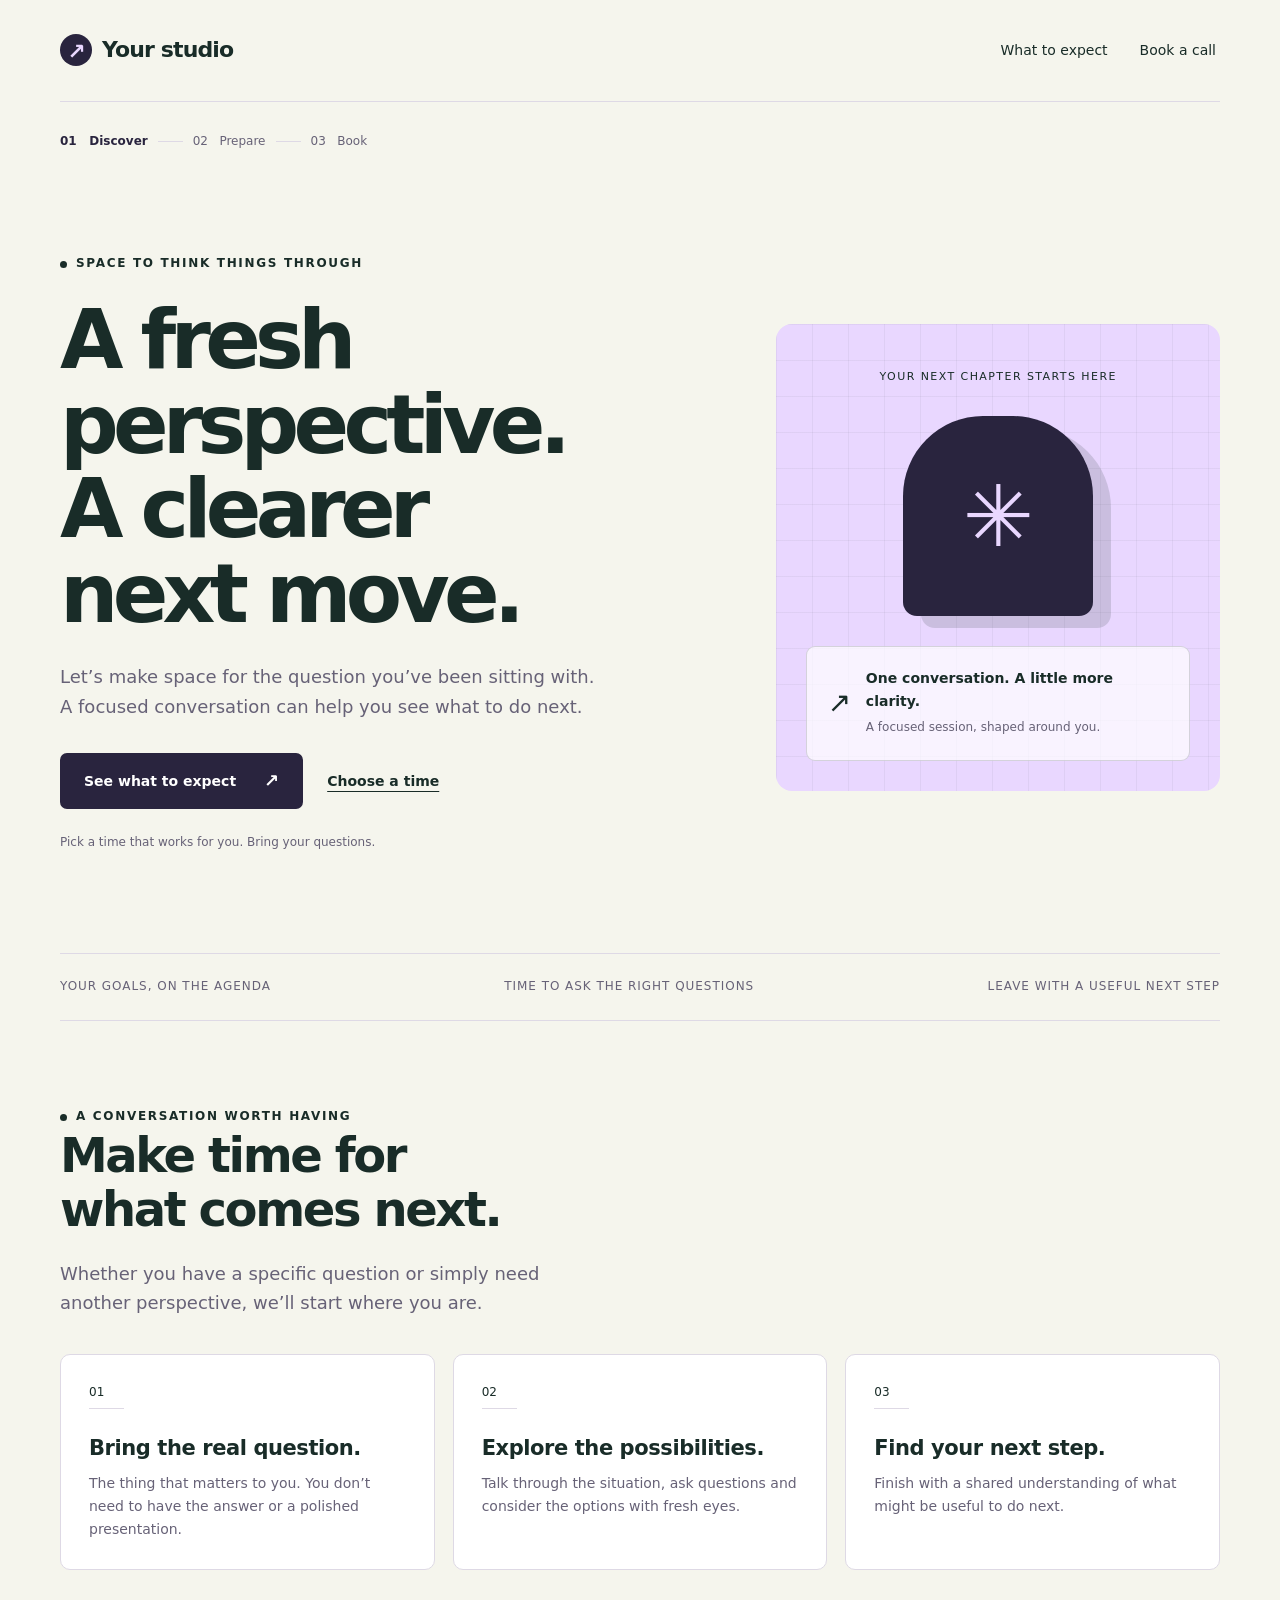
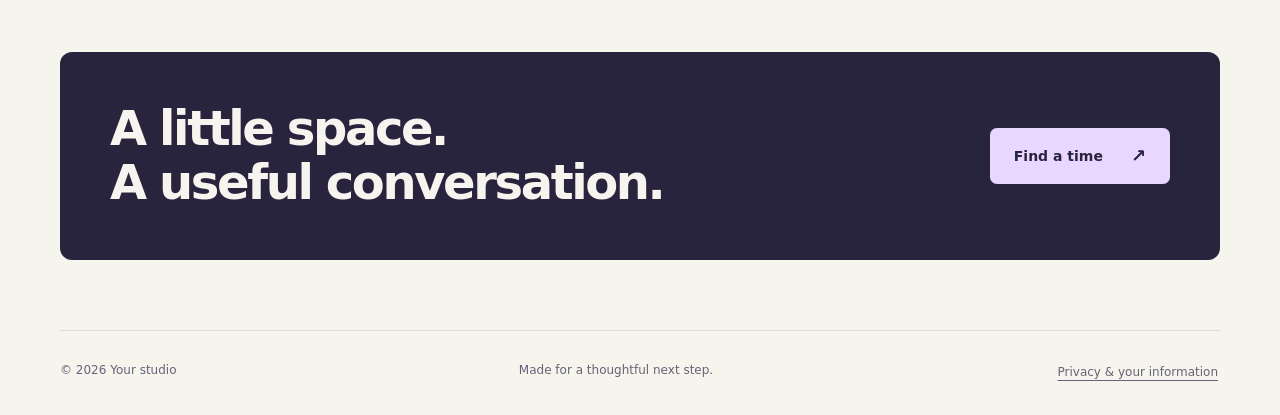
<file: index.html>
<!doctype html>
<html lang="en">
  <head>
    <meta charset="utf-8" />
    <meta name="viewport" content="width=device-width, initial-scale=1" />
    <meta name="description" content="A focused conversation for your next step" />
    <title>A focused conversation for your next step</title>
    <link rel="stylesheet" href="styles.css" />
    <script defer src="site-config.js"></script>
    <script defer src="site.js"></script>
    <link rel="icon" type="image/png" href="favicon.png">
  <meta name="mocky-demo-release" content="automatic-publication-verified">
</head>
  <body class="booking-theme">
    <a class="skip" href="#main">Skip to content</a>
    <div class="wrap">
      <header class="header">
        <a href="index.html" data-next-step class="brand"
          ><span class="brand-mark" aria-hidden="true">↗</span
          ><span data-brand>Your studio</span></a
        >
        <nav class="nav" aria-label="Main navigation">
          <a href="prepare.html" data-next-step>What to expect</a
          ><a href="book.html" data-next-step>Book a call</a>
        </nav>
      </header>
      <main id="main">
        <div class="steps" aria-label="Funnel progress">
          <span aria-current="step">01 &nbsp; Discover</span><i aria-hidden="true"></i
          ><span>02 &nbsp; Prepare</span><i aria-hidden="true"></i><span>03 &nbsp; Book</span>
        </div>
        <section class="hero">
          <div class="hero-copy">
            <span class="eyebrow">Space to think things through</span>
            <h1>A fresh perspective.<br />A clearer<br />next move.</h1>
            <p class="lead">
              Let’s make space for the question you’ve been sitting with. A focused conversation can
              help you see what to do next.
            </p>
            <div class="actions">
              <a class="button" href="prepare.html" data-next-step>See what to expect</a
              ><a class="text-link" href="book.html" data-next-step>Choose a time</a>
            </div>
            <p class="note">Pick a time that works for you. Bring your questions.</p>
          </div>
          <div class="hero-art" aria-hidden="true">
            <div class="art-grid"></div>
            <span class="art-top">Your next chapter starts here</span>
            <div class="orb">✳</div>
            <div class="art-bottom">
              <span>↗</span>
              <div>
                <strong>One conversation. A little more clarity.</strong
                ><small>A focused session, shaped around you.</small>
              </div>
            </div>
          </div>
        </section>
        <div class="strip">
          <span>Your goals, on the agenda</span><span>Time to ask the right questions</span
          ><span>Leave with a useful next step</span>
        </div>
        <section class="section">
          <div class="section-heading">
            <span class="eyebrow">A conversation worth having</span>
            <h2>Make time for<br />what comes next.</h2>
            <p class="lead">
              Whether you have a specific question or simply need another perspective, we’ll start
              where you are.
            </p>
          </div>
          <div class="cards">
            <article class="card">
              <span class="number">01</span>
              <h3>Bring the real question.</h3>
              <p>
                The thing that matters to you. You don’t need to have the answer or a polished
                presentation.
              </p>
            </article>
            <article class="card">
              <span class="number">02</span>
              <h3>Explore the possibilities.</h3>
              <p>
                Talk through the situation, ask questions and consider the options with fresh eyes.
              </p>
            </article>
            <article class="card">
              <span class="number">03</span>
              <h3>Find your next step.</h3>
              <p>Finish with a shared understanding of what might be useful to do next.</p>
            </article>
          </div>
        </section>
        <section class="cta">
          <h2>A little space.<br />A useful conversation.</h2>
          <a class="button" href="book.html" data-next-step>Find a time</a>
        </section>
      </main>
      <footer class="footer">
        <span>© <span data-year>2026</span> <span data-brand>Your studio</span></span
        ><span>Made for a thoughtful next step.</span
        ><a href="privacy.html">Privacy &amp; your information</a>
      </footer>
    </div>
  </body>
</html>
</file>
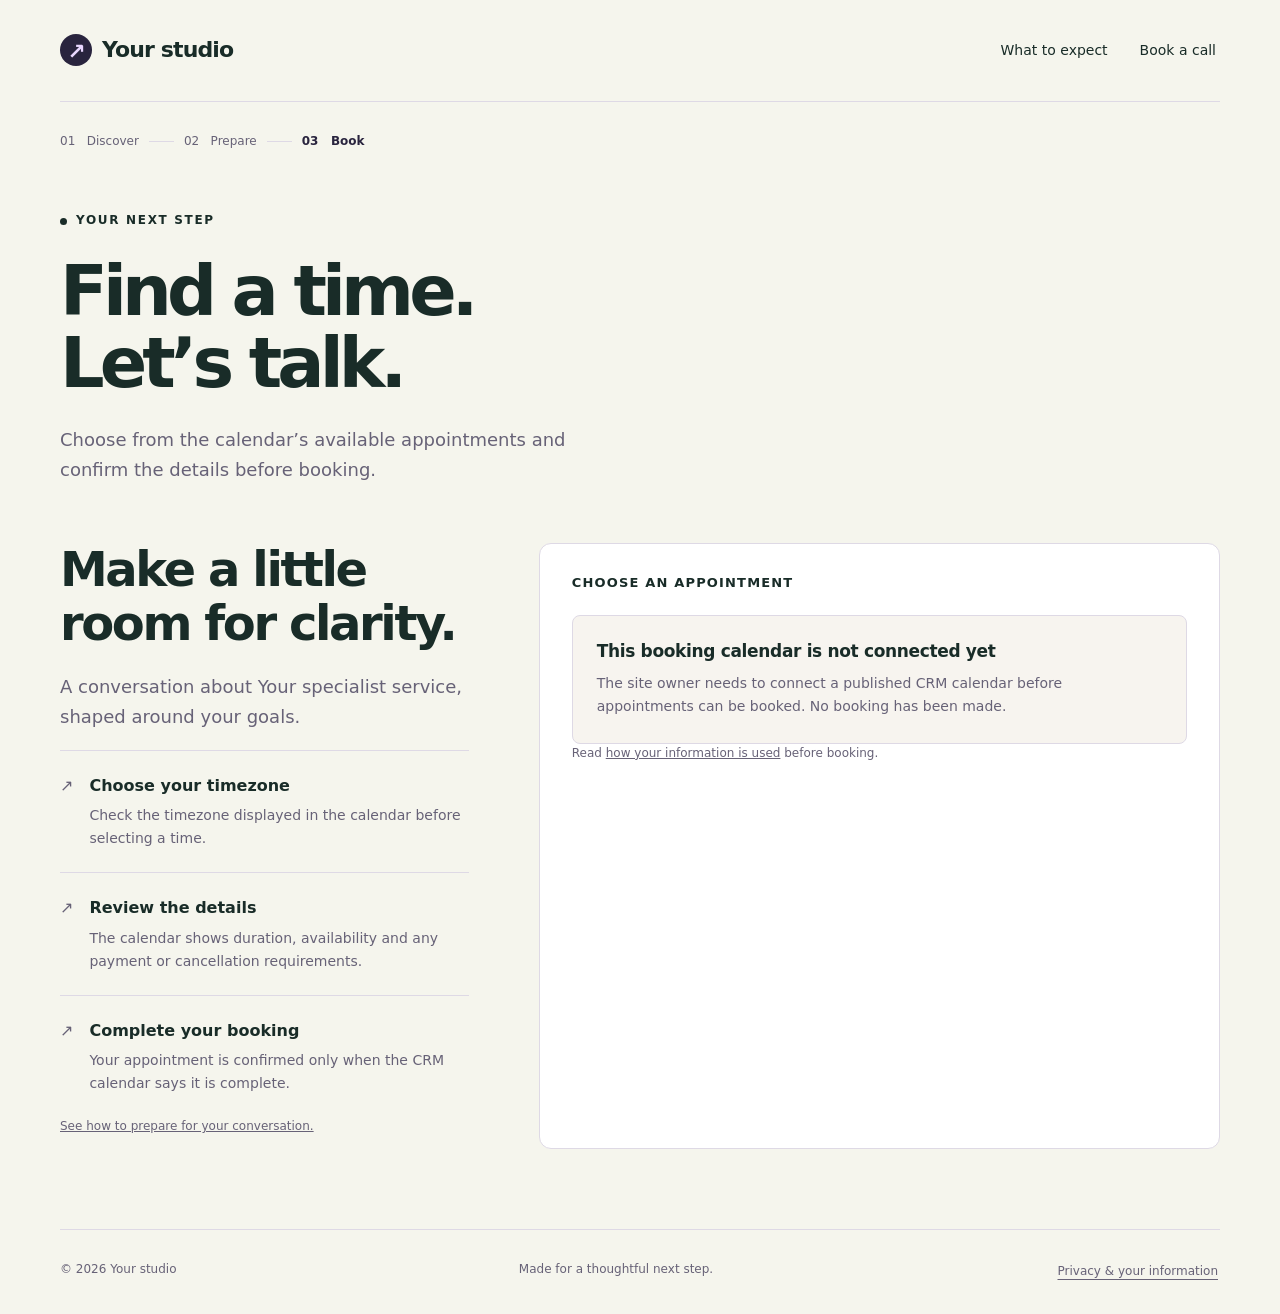
<file: book.html>
<!doctype html>
<html lang="en">
  <head>
    <meta charset="utf-8" />
    <meta name="viewport" content="width=device-width, initial-scale=1" />
    <meta name="description" content="Choose a time to talk" />
    <title>Choose a time to talk</title>
    <link rel="stylesheet" href="styles.css" />
    <script defer src="site-config.js"></script>
    <script defer src="site.js"></script>
    <link rel="icon" type="image/png" href="favicon.png">
</head>
  <body class="booking-theme">
    <a class="skip" href="#main">Skip to content</a>
    <div class="wrap">
      <header class="header">
        <a href="index.html" data-next-step class="brand"
          ><span class="brand-mark" aria-hidden="true">↗</span
          ><span data-brand>Your studio</span></a
        >
        <nav class="nav" aria-label="Main navigation">
          <a href="prepare.html" data-next-step>What to expect</a
          ><a href="book.html" data-next-step>Book a call</a>
        </nav>
      </header>
      <main id="main">
        <div class="steps" aria-label="Funnel progress">
          <span>01 &nbsp; Discover</span><i aria-hidden="true"></i><span>02 &nbsp; Prepare</span
          ><i aria-hidden="true"></i><span aria-current="step">03 &nbsp; Book</span>
        </div>
        <section class="page-title">
          <span class="eyebrow">Your next step</span>
          <h1>Find a time.<br />Let’s talk.</h1>
          <p class="lead">
            Choose from the calendar’s available appointments and confirm the details before
            booking.
          </p>
        </section>
        <section class="conversion">
          <aside>
            <h2>Make a little<br />room for clarity.</h2>
            <p class="lead">
              A conversation about <span data-service>your specialist service</span>, shaped around
              your goals.
            </p>
            <ol class="checklist">
              <li>
                <div>
                  <strong>Choose your timezone</strong>
                  <p>Check the timezone displayed in the calendar before selecting a time.</p>
                </div>
              </li>
              <li>
                <div>
                  <strong>Review the details</strong>
                  <p>
                    The calendar shows duration, availability and any payment or cancellation
                    requirements.
                  </p>
                </div>
              </li>
              <li>
                <div>
                  <strong>Complete your booking</strong>
                  <p>
                    Your appointment is confirmed only when the CRM calendar says it is complete.
                  </p>
                </div>
              </li>
            </ol>
            <p class="note">
              <a href="prepare.html" data-next-step>See how to prepare for your conversation.</a>
            </p>
          </aside>
          <div class="form-card">
            <h2 class="small-heading">Choose an appointment</h2>
            <div data-crm-mount="booking"></div>
            <div class="setup" data-setup role="status">
              <h3>This booking calendar is not connected yet</h3>
              <p>
                The site owner needs to connect a published CRM calendar before appointments can be
                booked. No booking has been made.
              </p>
            </div>
            <a
              class="text-link"
              data-open-booking
              hidden
              href="book.html"
              target="_blank"
              rel="noopener noreferrer"
              >Open the calendar in a new tab</a
            >
            <p class="note">
              Read <a href="privacy.html">how your information is used</a> before booking.
            </p>
          </div>
        </section>
      </main>
      <footer class="footer">
        <span>© <span data-year>2026</span> <span data-brand>Your studio</span></span
        ><span>Made for a thoughtful next step.</span
        ><a href="privacy.html">Privacy &amp; your information</a>
      </footer>
    </div>
  </body>
</html>
</file>
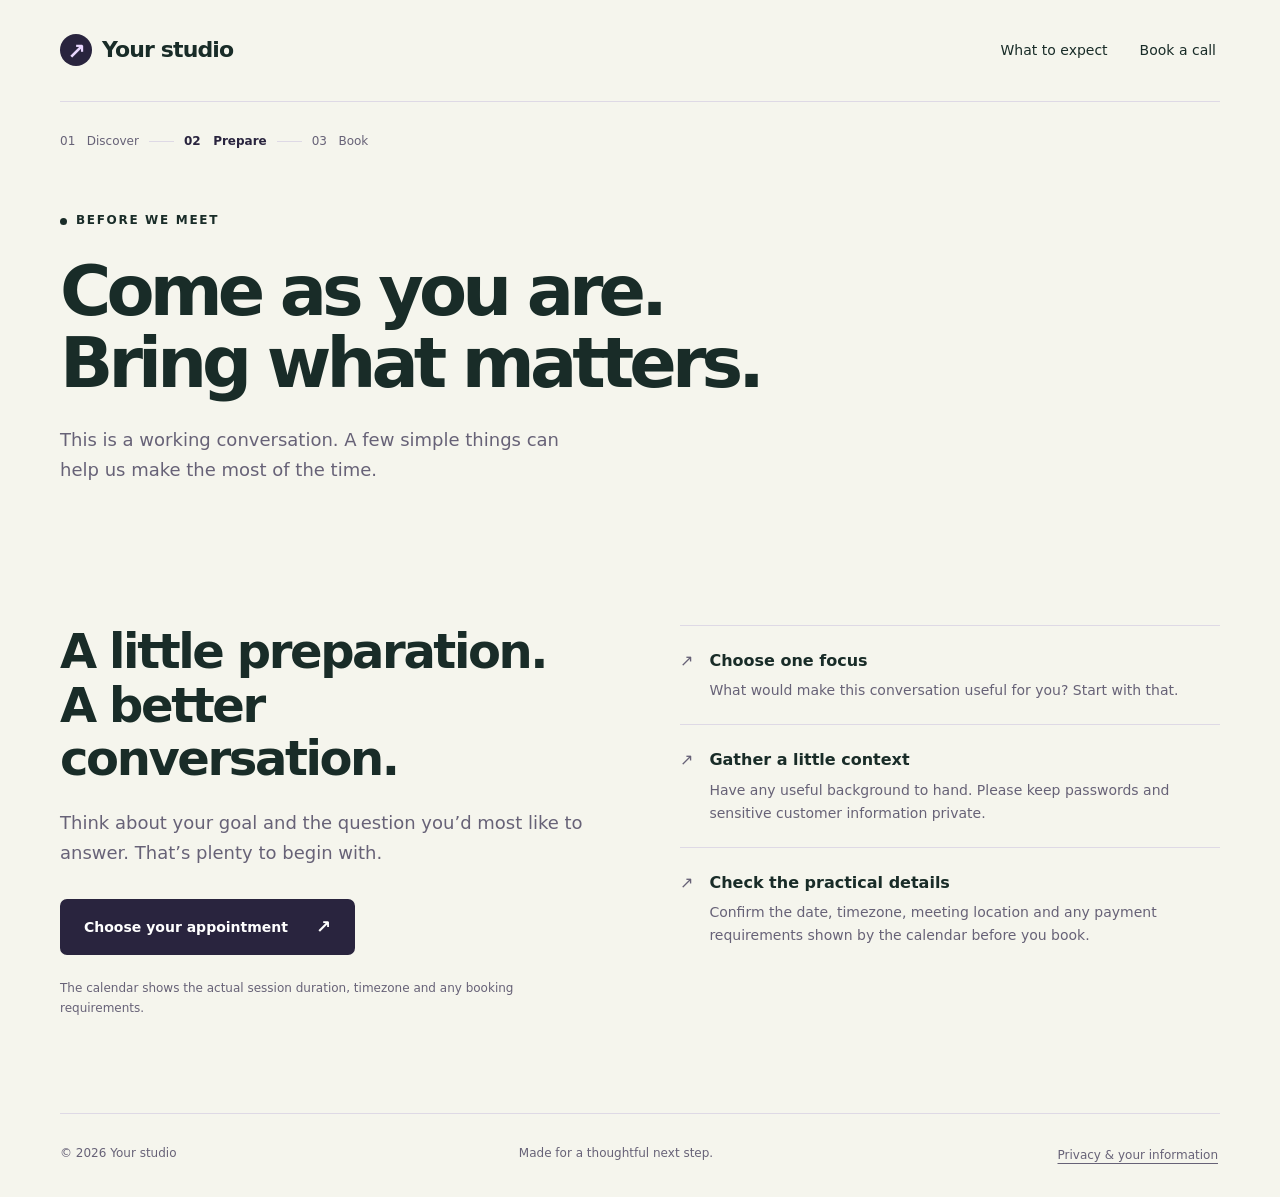
<file: prepare.html>
<!doctype html>
<html lang="en">
  <head>
    <meta charset="utf-8" />
    <meta name="viewport" content="width=device-width, initial-scale=1" />
    <meta name="description" content="Prepare for your conversation" />
    <title>Prepare for your conversation</title>
    <link rel="stylesheet" href="styles.css" />
    <script defer src="site-config.js"></script>
    <script defer src="site.js"></script>
    <link rel="icon" type="image/png" href="favicon.png">
</head>
  <body class="booking-theme">
    <a class="skip" href="#main">Skip to content</a>
    <div class="wrap">
      <header class="header">
        <a href="index.html" data-next-step class="brand"
          ><span class="brand-mark" aria-hidden="true">↗</span
          ><span data-brand>Your studio</span></a
        >
        <nav class="nav" aria-label="Main navigation">
          <a href="prepare.html" data-next-step>What to expect</a
          ><a href="book.html" data-next-step>Book a call</a>
        </nav>
      </header>
      <main id="main">
        <div class="steps" aria-label="Funnel progress">
          <span>01 &nbsp; Discover</span><i aria-hidden="true"></i
          ><span aria-current="step">02 &nbsp; Prepare</span><i aria-hidden="true"></i
          ><span>03 &nbsp; Book</span>
        </div>
        <section class="page-title">
          <span class="eyebrow">Before we meet</span>
          <h1>Come as you are.<br />Bring what matters.</h1>
          <p class="lead">
            This is a working conversation. A few simple things can help us make the most of the
            time.
          </p>
        </section>
        <section class="section split">
          <div>
            <h2>A little preparation.<br />A better conversation.</h2>
            <p class="lead">
              Think about your goal and the question you’d most like to answer. That’s plenty to
              begin with.
            </p>
            <div class="actions">
              <a class="button" href="book.html" data-next-step>Choose your appointment</a>
            </div>
            <p class="note">
              The calendar shows the actual session duration, timezone and any booking requirements.
            </p>
          </div>
          <ol class="checklist">
            <li>
              <div>
                <strong>Choose one focus</strong>
                <p>What would make this conversation useful for you? Start with that.</p>
              </div>
            </li>
            <li>
              <div>
                <strong>Gather a little context</strong>
                <p>
                  Have any useful background to hand. Please keep passwords and sensitive customer
                  information private.
                </p>
              </div>
            </li>
            <li>
              <div>
                <strong>Check the practical details</strong>
                <p>
                  Confirm the date, timezone, meeting location and any payment requirements shown by
                  the calendar before you book.
                </p>
              </div>
            </li>
          </ol>
        </section>
      </main>
      <footer class="footer">
        <span>© <span data-year>2026</span> <span data-brand>Your studio</span></span
        ><span>Made for a thoughtful next step.</span
        ><a href="privacy.html">Privacy &amp; your information</a>
      </footer>
    </div>
  </body>
</html>
</file>
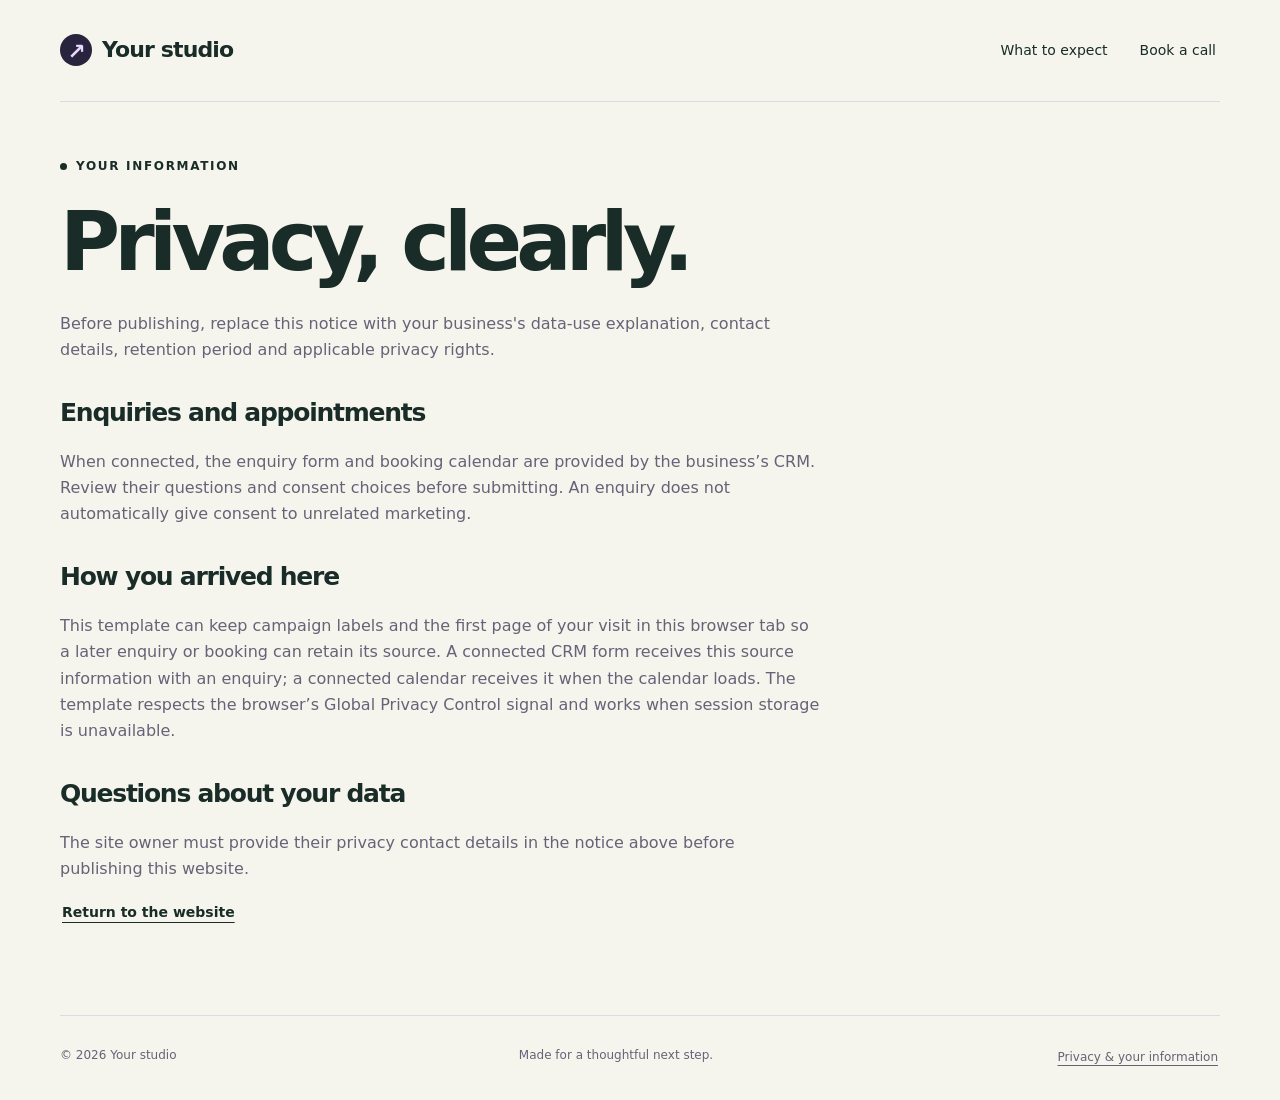
<file: privacy.html>
<!doctype html>
<html lang="en">
  <head>
    <meta charset="utf-8" />
    <meta name="viewport" content="width=device-width, initial-scale=1" />
    <meta name="description" content="Privacy and your information" />
    <title>Privacy and your information</title>
    <link rel="stylesheet" href="styles.css" />
    <script defer src="site-config.js"></script>
    <script defer src="site.js"></script>
    <link rel="icon" type="image/png" href="favicon.png">
</head>
  <body class="booking-theme">
    <a class="skip" href="#main">Skip to content</a>
    <div class="wrap">
      <header class="header">
        <a href="index.html" data-next-step class="brand"
          ><span class="brand-mark" aria-hidden="true">↗</span
          ><span data-brand>Your studio</span></a
        >
        <nav class="nav" aria-label="Main navigation">
          <a href="prepare.html" data-next-step>What to expect</a
          ><a href="book.html" data-next-step>Book a call</a>
        </nav>
      </header>
      <main id="main">
        <article class="prose">
          <span class="eyebrow">Your information</span>
          <h1>Privacy, clearly.</h1>
          <p data-privacy-notice>
            Before publishing, replace this notice with your business’s data-use explanation,
            contact details, retention period and applicable privacy rights.
          </p>
          <h2>Enquiries and appointments</h2>
          <p>
            When connected, the enquiry form and booking calendar are provided by the business’s
            CRM. Review their questions and consent choices before submitting. An enquiry does not
            automatically give consent to unrelated marketing.
          </p>
          <h2>How you arrived here</h2>
          <p>
            This template can keep campaign labels and the first page of your visit in this browser
            tab so a later enquiry or booking can retain its source. A connected CRM form receives
            this source information with an enquiry; a connected calendar receives it when the
            calendar loads. The template respects the browser’s Global Privacy Control signal and
            works when session storage is unavailable.
          </p>
          <h2>Questions about your data</h2>
          <p>
            The site owner must provide their privacy contact details in the notice above before
            publishing this website.
          </p>
          <a class="text-link" href="index.html" data-next-step>Return to the website</a>
        </article>
      </main>
      <footer class="footer">
        <span>© <span data-year>2026</span> <span data-brand>Your studio</span></span
        ><span>Made for a thoughtful next step.</span
        ><a href="privacy.html">Privacy &amp; your information</a>
      </footer>
    </div>
  </body>
</html>
</file>
<file: styles.css>
@charset "UTF-8";
:root {
  color-scheme: light;
  --ink: #192c28;
  --muted: #5a6863;
  --paper: #f5f5ed;
  --line: #d7ddd0;
  --accent: #d9f19b;
  --white: #fff;
  font:
    16px/1.65 system-ui,
    -apple-system,
    BlinkMacSystemFont,
    'Segoe UI',
    sans-serif;
  background: var(--paper);
  color: var(--ink);
}
* {
  box-sizing: border-box;
}
body {
  margin: 0;
}
a {
  color: inherit;
}
button,
input,
select,
textarea {
  font: inherit;
}
a:focus-visible,
button:focus-visible,
input:focus-visible,
textarea:focus-visible,
select:focus-visible {
  outline: 0;
  border-color: var(--ink);
  box-shadow: none;
}
a:focus-visible {
  text-decoration: underline;
  text-decoration-thickness: 3px;
  text-underline-offset: 6px;
}
button,
input,
textarea,
select {
  border: 2px solid var(--line);
}
[hidden] {
  display: none !important;
}
.skip {
  position: fixed;
  top: -100px;
  left: 20px;
  padding: 12px 20px;
  background: var(--ink);
  color: white;
  z-index: 5;
}
.skip:focus {
  top: 12px;
}
.wrap {
  width: min(1160px, calc(100% - 48px));
  margin: auto;
}
.header {
  display: flex;
  align-items: center;
  justify-content: space-between;
  gap: 20px;
  min-height: 102px;
  border-bottom: 1px solid var(--line);
}
.brand {
  display: flex;
  align-items: center;
  gap: 10px;
  font-weight: 750;
  text-decoration: none;
  letter-spacing: -0.04em;
  font-size: 22px;
}
.brand-mark {
  width: 32px;
  height: 32px;
  border-radius: 50%;
  background: var(--ink);
  display: grid;
  place-items: center;
  color: var(--accent);
  font-size: 22px;
}
.nav {
  display: flex;
  gap: 24px;
  align-items: center;
  font-size: 14px;
}
.nav a {
  text-decoration: none;
  border: 2px solid transparent;
  padding: 6px 2px;
}
.nav a[aria-current='page'] {
  border-bottom-color: var(--ink);
}
.eyebrow {
  font-size: 12px;
  font-weight: 700;
  letter-spacing: 0.14em;
  text-transform: uppercase;
  display: inline-flex;
  align-items: center;
  gap: 9px;
}
.eyebrow::before {
  content: '';
  height: 7px;
  width: 7px;
  background: currentColor;
  border-radius: 50%;
}
h1,
h2,
h3,
p {
  margin-top: 0;
}
h1 {
  font-size: clamp(44px, 6.5vw, 82px);
  line-height: 1.03;
  font-weight: 570;
  letter-spacing: -0.07em;
  margin: 22px 0 26px;
  max-width: 760px;
}
h2 {
  font-size: clamp(30px, 4vw, 48px);
  line-height: 1.12;
  font-weight: 550;
  letter-spacing: -0.05em;
  margin-bottom: 22px;
}
h3 {
  line-height: 1.3;
  font-size: 21px;
  font-weight: 600;
  letter-spacing: -0.02em;
  margin-bottom: 10px;
}
.lead {
  font-size: 18px;
  color: var(--muted);
  max-width: 540px;
}
.hero {
  display: grid;
  grid-template-columns: 1.25fr 0.85fr;
  align-items: center;
  gap: 64px;
  padding: 82px 0 72px;
}
.hero-copy {
  padding: 16px 0;
}
.actions {
  display: flex;
  align-items: center;
  gap: 22px;
  flex-wrap: wrap;
  margin: 32px 0 24px;
}
.button {
  display: inline-flex;
  gap: 28px;
  align-items: center;
  justify-content: center;
  min-height: 52px;
  padding: 11px 22px;
  border: 2px solid var(--ink);
  text-decoration: none;
  background: var(--ink);
  color: white;
  border-radius: 7px;
  font-size: 14px;
  font-weight: 650;
}
.button::after {
  content: '↗';
  font-size: 18px;
}
.button:hover {
  background: #30483d;
}
.button:focus-visible {
  background: var(--white);
  color: var(--ink);
  border-color: var(--ink);
}
.text-link {
  font-size: 14px;
  font-weight: 600;
  text-underline-offset: 5px;
  border: 2px solid transparent;
}
.note {
  font-size: 12px;
  color: var(--muted);
}
.hero-art {
  background: var(--accent);
  border-radius: 140px 140px 16px 16px;
  min-height: 480px;
  padding: 44px 30px 30px;
  display: flex;
  flex-direction: column;
  justify-content: space-between;
  position: relative;
  overflow: hidden;
}
.art-grid {
  position: absolute;
  inset: 0;
  background-image:
    linear-gradient(#192c280d 1px, transparent 1px),
    linear-gradient(90deg, #192c280d 1px, transparent 1px);
  background-size: 36px 36px;
}
.art-top,
.art-bottom {
  position: relative;
}
.art-top {
  align-self: center;
  text-transform: uppercase;
  font-size: 11px;
  letter-spacing: 0.13em;
}
.orb {
  width: 180px;
  height: 180px;
  margin: 30px auto;
  border-radius: 50%;
  background: var(--ink);
  position: relative;
  box-shadow: 18px 12px 0 #192c2825;
  display: grid;
  place-items: center;
  color: var(--accent);
  font-size: 74px;
  font-weight: 300;
  line-height: 1;
}
.art-bottom {
  padding: 20px;
  border: 1px solid #192c282a;
  border-radius: 9px;
  background: #ffffffb3;
  display: flex;
  align-items: center;
  gap: 15px;
}
.art-bottom span:first-child {
  font-size: 28px;
}
.art-bottom strong {
  display: block;
  font-size: 14px;
}
.art-bottom small {
  color: var(--muted);
  font-size: 12px;
}
.pill {
  display: inline-flex;
  padding: 6px 12px;
  border: 1px solid var(--line);
  border-radius: 50px;
  font-size: 12px;
  color: var(--muted);
}
.strip {
  border-top: 1px solid var(--line);
  border-bottom: 1px solid var(--line);
  display: flex;
  gap: 24px;
  justify-content: space-between;
  padding: 23px 0;
  font-size: 12px;
  color: var(--muted);
  text-transform: uppercase;
  letter-spacing: 0.08em;
  flex-wrap: wrap;
}
.section {
  padding: 82px 0;
}
.section-heading {
  max-width: 650px;
}
.cards {
  display: grid;
  grid-template-columns: repeat(3, 1fr);
  gap: 18px;
  margin-top: 36px;
}
.card {
  padding: 28px;
  background: white;
  border: 1px solid var(--line);
  border-radius: 10px;
}
.number {
  display: block;
  width: 35px;
  padding-bottom: 5px;
  border-bottom: 1px solid var(--line);
  margin-bottom: 26px;
  font-size: 12px;
}
.card p {
  color: var(--muted);
  font-size: 14px;
  margin-bottom: 0;
}
.split {
  display: grid;
  grid-template-columns: 1fr 1fr;
  gap: 80px;
  align-items: start;
}
.checklist {
  list-style: none;
  padding: 0;
  margin: 0;
}
.checklist li {
  display: flex;
  gap: 16px;
  padding: 22px 0;
  border-top: 1px solid var(--line);
}
.checklist li::before {
  content: '↗';
  color: var(--muted);
}
.checklist strong {
  display: block;
  margin-bottom: 5px;
}
.checklist p {
  color: var(--muted);
  font-size: 14px;
  margin: 0;
}
.cta {
  background: var(--ink);
  color: var(--paper);
  padding: 50px;
  display: flex;
  align-items: center;
  justify-content: space-between;
  gap: 40px;
  border-radius: 12px;
  margin-bottom: 70px;
}
.cta h2 {
  max-width: 560px;
  margin-bottom: 0;
}
.cta .button {
  color: var(--ink);
  background: var(--accent);
  border-color: var(--accent);
  flex-shrink: 0;
}
.footer {
  border-top: 1px solid var(--line);
  padding: 30px 0;
  display: flex;
  justify-content: space-between;
  gap: 20px;
  font-size: 12px;
  color: var(--muted);
}
.footer a {
  border: 2px solid transparent;
  text-underline-offset: 4px;
}
.steps {
  display: flex;
  gap: 10px;
  padding: 30px 0 0;
  font-size: 12px;
  color: var(--muted);
  align-items: center;
  flex-wrap: wrap;
}
.steps span[aria-current='step'] {
  color: var(--ink);
  font-weight: 700;
}
.steps i {
  width: 25px;
  height: 1px;
  background: var(--line);
}
.page-title {
  padding: 55px 0 40px;
  max-width: 850px;
}
.page-title h1 {
  font-size: clamp(42px, 6vw, 70px);
}
.conversion {
  display: grid;
  grid-template-columns: 0.75fr 1.25fr;
  gap: 70px;
  padding-bottom: 80px;
}
.form-card {
  min-height: 400px;
  background: white;
  border: 1px solid var(--line);
  border-radius: 12px;
  padding: 32px;
}
.setup {
  padding: 24px;
  background: var(--paper);
  border: 1px solid var(--line);
  border-radius: 8px;
  margin-top: 25px;
  font-size: 14px;
}
.setup h3 {
  font-size: 17px;
}
.setup p {
  color: var(--muted);
  margin-bottom: 0;
}
.setup code {
  overflow-wrap: anywhere;
  font-size: 12px;
}
.small-heading {
  font-size: 13px;
  text-transform: uppercase;
  letter-spacing: 0.09em;
  margin-bottom: 25px;
}
.booking-frame {
  border: 0;
  width: 100%;
  min-height: 650px;
  display: block;
}
.prose {
  max-width: 760px;
  padding: 50px 0 90px;
}
.prose h2 {
  font-size: 25px;
  margin-top: 35px;
}
.prose p {
  color: var(--muted);
}
.booking-theme {
  --ink: #29243e;
  --muted: #676277;
  --paper: #f7f4ef;
  --line: #ded9e5;
  --accent: #e9d7ff;
}
.booking-theme .hero-art {
  border-radius: 16px;
  min-height: 460px;
}
.booking-theme .orb {
  border-radius: 80px 80px 14px 14px;
  width: 190px;
  height: 200px;
  font-size: 85px;
}
.booking-theme .button:hover {
  background: #48405f;
}
.agenda {
  margin-top: 25px;
  padding-left: 20px;
  color: var(--muted);
  font-size: 14px;
}
.agenda li {
  padding: 7px 0;
}
@media (max-width: 800px) {
  .hero {
    gap: 30px;
    padding: 45px 0;
  }
  .hero-art {
    min-height: 400px;
    padding: 35px 20px 20px;
  }
  .orb {
    width: 140px;
    height: 140px;
  }
  .split,
  .conversion {
    gap: 35px;
  }
  .cards {
    gap: 12px;
  }
  .card {
    padding: 20px;
  }
  .cta {
    padding: 35px;
  }
}
@media (max-width: 600px) {
  .wrap {
    width: calc(100% - 36px);
  }
  .header {
    min-height: 80px;
  }
  .brand {
    font-size: 19px;
  }
  .nav {
    gap: 10px;
    font-size: 12px;
  }
  .hero,
  .split,
  .conversion {
    grid-template-columns: 1fr;
  }
  .hero {
    gap: 30px;
    padding: 35px 0 40px;
  }
  h1 {
    font-size: 52px;
    margin-top: 18px;
  }
  .lead {
    font-size: 16px;
  }
  .hero-art,
  .booking-theme .hero-art {
    min-height: 360px;
    max-width: 460px;
    width: 100%;
    margin: auto;
  }
  .orb {
    margin: 22px auto;
  }
  .cards {
    grid-template-columns: 1fr;
    margin-top: 25px;
  }
  .number {
    margin-bottom: 18px;
  }
  .section {
    padding: 50px 0;
  }
  .cta {
    flex-direction: column;
    align-items: flex-start;
    padding: 28px;
    margin-bottom: 45px;
    gap: 25px;
  }
  .cta h2 {
    font-size: 35px;
  }
  .strip {
    gap: 13px;
    font-size: 10px;
  }
  .footer {
    align-items: flex-start;
    flex-direction: column;
    gap: 10px;
  }
  .page-title {
    padding-top: 32px;
  }
  .page-title h1 {
    font-size: 46px;
  }
  .conversion {
    gap: 30px;
    padding-bottom: 45px;
  }
  .form-card {
    padding: 22px;
  }
  .booking-frame {
    min-height: 700px;
  }
}
@media (forced-colors: active) {
  a:focus-visible,
  button:focus-visible,
  input:focus-visible,
  select:focus-visible,
  textarea:focus-visible {
    outline: 0;
    border-color: Highlight;
  }
  a:focus-visible {
    border-color: transparent;
    text-decoration-color: Highlight;
  }
  .brand-mark,
  .orb {
    border: 1px solid CanvasText;
  }
}
@media (prefers-reduced-motion: no-preference) {
  .button {
    transition: background 0.15s;
  }
}
</file>
